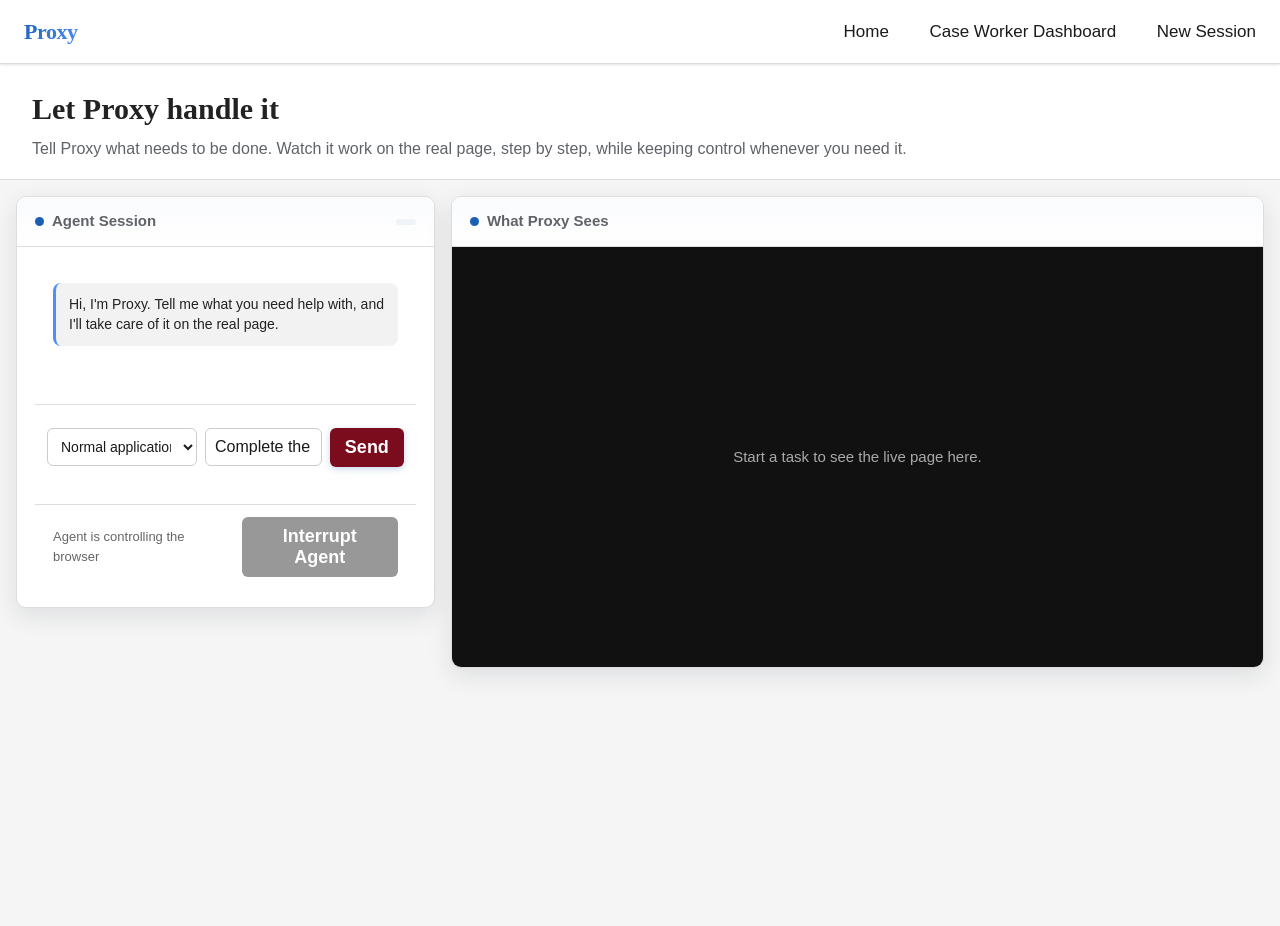
<file: frontend/index.html>
<!DOCTYPE html>
<html lang="en">

<head>

    <meta charset="UTF-8">

    <title>Proxy</title>

    <link
        rel="icon"
        href="data:image/svg+xml,%3Csvg xmlns='http://www.w3.org/2000/svg' viewBox='0 0 32 32'%3E%3Crect width='32' height='32' rx='7' fill='%237A0C1E'/%3E%3Ctext x='16' y='22' font-size='17' font-family='Georgia,serif' fill='white' text-anchor='middle'%3EP%3C/text%3E%3C/svg%3E"
    >

    <link rel="stylesheet" href="style.css">

    <style>

        * {
            box-sizing: border-box;
        }

        body {
            margin: 0;
            font-family: Arial, sans-serif;
            background: #f5f5f5;
            color: #222;
        }

        .top-nav {
            height: 64px;
            display: flex;
            align-items: center;
            justify-content: space-between;
            padding: 0 32px;
            background: white;
            border-bottom: 1px solid #ddd;
        }

        .brand {
            font-family: Georgia, serif;
            font-size: 28px;
            font-weight: bold;
            color: #7A0C1E;
            text-decoration: none;
        }

        .top-nav nav a {
            color: #555;
            text-decoration: none;
            font-size: 14px;
        }

        .top-nav nav a:hover {
            text-decoration: underline;
        }

        .split-hero {
            padding: 22px 32px 18px;
            background: white;
            border-bottom: 1px solid #ddd;
        }

        .split-hero h1 {
            margin: 0 0 6px;
            font-family: Georgia, serif;
            font-size: 30px;
        }

        .subtitle {
            margin: 0;
            color: #666;
            font-size: 15px;
        }

        .split-layout {
            display: grid;
            grid-template-columns: minmax(320px, 0.85fr) minmax(560px, 1.65fr);
            gap: 16px;
            height: calc(100vh - 154px);
            padding: 16px;
        }

        .panel {
            background: white;
            border: 1px solid #ddd;
            border-radius: 10px;
            overflow: hidden;
            display: flex;
            flex-direction: column;
            min-height: 0;
        }

        .agent-panel {
            width: auto;
        }

        .browser-panel {
            width: auto;
        }

        .panel-header {
            flex-shrink: 0;
            min-height: 50px;
            padding: 0 18px;
            display: flex;
            align-items: center;
            gap: 8px;
            border-bottom: 1px solid #ddd;
            font-weight: bold;
        }

        .dot {
            width: 9px;
            height: 9px;
            border-radius: 50%;
            background: #aaa;
            flex-shrink: 0;
        }

        .dot.live {
            background: #2e8b57;
        }

        .dot.flagged {
            background: #b00020;
        }

        .step-progress {
            margin-left: auto;
            color: #777;
            font-size: 13px;
            font-weight: normal;
        }

        .panel-body {
            flex: 1;
            min-height: 0;
            position: relative;
            display: flex;
            flex-direction: column;
        }

        #narration {
            flex: 1;
            min-height: 0;
            overflow-y: auto;
            padding: 18px;
        }

        .event {
            margin-bottom: 12px;
            padding: 11px 13px;
            border-radius: 8px;
            font-size: 14px;
            line-height: 1.45;
        }

        .event.narration {
            background: #f2f2f2;
        }

        .event.action {
            background: #eef5ff;
        }

        .event.escalation {
            background: #fff4dc;
        }

        .event.pii {
            background: #f0eaff;
        }

        .event.done {
            background: #e8f6ed;
        }

        .event.halted {
            background: #fdeaea;
        }

        .event.thinking {
            color: #666;
            font-style: italic;
        }

        .event-meta {
            margin-top: 5px;
            color: #777;
            font-size: 12px;
        }

        .thinking .dots span {
            animation: thinking-blink 1.4s infinite both;
        }

        .thinking .dots span:nth-child(2) {
            animation-delay: 0.2s;
        }

        .thinking .dots span:nth-child(3) {
            animation-delay: 0.4s;
        }

        @keyframes thinking-blink {

            0%,
            80%,
            100% {
                opacity: 0.2;
            }

            40% {
                opacity: 1;
            }

        }

        .chat-composer {
            flex-shrink: 0;
            min-height: 86px;
            padding: 12px;
            border-top: 1px solid #ddd;
            display: flex;
            gap: 8px;
            align-items: center;
            background: white;
        }

        .chat-composer select {
            flex: 0 0 150px;
            border: 1px solid #ccc;
            border-radius: 6px;
            padding: 9px;
            font-size: 14px;
            background: white;
        }

        .chat-composer input {
            flex: 1;
            min-width: 0;
            border: 1px solid #ccc;
            border-radius: 6px;
            padding: 9px;
            font-size: 15px;
        }

        .chat-composer input:focus,
        .chat-composer select:focus {
            outline: none;
            border-color: #7A0C1E;
        }

        button {
            border: none;
            border-radius: 6px;
            padding: 9px 15px;
            cursor: pointer;
            background: #7A0C1E;
            color: white;
            font-weight: bold;
        }

        button:hover {
            opacity: 0.9;
        }

        button:disabled {
            opacity: 0.5;
            cursor: not-allowed;
        }

        .task-link {
            flex-shrink: 0;
            display: none;
            margin: 0;
            padding: 0 18px 12px;
            color: #7A0C1E;
            text-decoration: none;
            font-size: 13px;
            font-weight: bold;
        }

        .task-link:hover {
            text-decoration: underline;
        }

        .agent-control {
            position: static;
            flex-shrink: 0;
            min-height: 62px;
            padding: 12px 18px;
            background: white;
            border-top: 1px solid #ddd;
            display: flex;
            align-items: center;
            justify-content: space-between;
            gap: 12px;
        }

        .control-status {
            font-size: 13px;
            color: #666;
        }

        .interrupt-btn {
            background: #333;
        }

        .return-control-btn {
            background: #7A0C1E;
        }

        .user-control-active {
            background: #fff4dc;
        }

        .user-control-active .control-status {
            color: #7A0C1E;
            font-weight: bold;
        }

        .approve-box {
            display: flex;
            gap: 8px;
            margin-top: 10px;
        }

        .approve-box .deny {
            background: #555;
        }

        .pii-box {
            display: flex;
            gap: 8px;
            margin-top: 10px;
        }

        .pii-box input {
            flex: 1;
            min-width: 0;
            border: 1px solid #bbb;
            border-radius: 6px;
            padding: 9px;
        }

        .browser-panel .panel-body {
            background: #111;
            display: flex;
            align-items: center;
            justify-content: center;
            overflow: hidden;
            padding: 0;
        }

        .browser-empty-state {
            color: #aaa;
            text-align: center;
            padding: 20px;
        }

        .live-screenshot {
            width: 100%;
            height: 100%;
            max-width: 100%;
            max-height: 100%;
            object-fit: contain;
            display: block;
        }

        .flagged-view {
            width: 80%;
            max-width: 600px;
            background: white;
            border-radius: 10px;
            padding: 25px;
        }

        .flagged-title {
            font-size: 20px;
            font-weight: bold;
            color: #b00020;
            margin-bottom: 12px;
        }

        .flagged-note {
            color: #555;
            line-height: 1.5;
            margin-bottom: 15px;
        }

        .flagged-quote {
            padding: 12px;
            background: #f5f5f5;
            border-left: 4px solid #b00020;
            font-family: monospace;
            white-space: pre-wrap;
        }

        @media (max-width: 900px) {

            .split-layout {
                grid-template-columns: 1fr;
                height: auto;
            }

            .agent-panel,
            .browser-panel {
                min-height: 500px;
            }

            .chat-composer {
                flex-wrap: wrap;
            }

            .chat-composer select {
                flex: 1 1 100%;
            }

        .chat-composer input {
            flex: 1;
        }

        .session-profile {
            margin-bottom: 18px;
            padding: 14px;
            border: 1px solid #d7dce5;
            border-radius: 8px;
            background: #f7f9fc;
        }

        .session-profile h3 {
            margin: 0 0 6px;
            font-size: 16px;
        }

        .session-profile p {
            margin: 0 0 10px;
            color: #666;
            font-size: 13px;
        }

        .session-profile input {
            width: 100%;
            box-sizing: border-box;
            margin: 4px 0;
            padding: 9px;
            border: 1px solid #bbb;
            border-radius: 6px;
        }

        .session-actions {
            display: flex;
            gap: 8px;
            margin-top: 6px;
        }

        .session-actions button {
            padding: 8px 12px;
            font-size: 13px;
        }

        }

    </style>

</head>


<body>


<header class="top-nav">

    <a
        class="brand"
        href="index.html"
    >
        Proxy
    </a>

    <nav>

        <a href="index.html">
            Home
        </a>

        &nbsp;&nbsp;

        <a href="dashboard.html">
            Case Worker Dashboard
        </a>

        &nbsp;&nbsp;

        <a href="session.html">
            New Session
        </a>

    </nav>

</header>


<div class="split-hero">

    <h1>
        Let Proxy handle it
    </h1>

    <p class="subtitle">
        Tell Proxy what needs to be done. Watch it work on the real page,
        step by step, while keeping control whenever you need it.
    </p>

</div>


<div class="split-layout">


    <section class="panel agent-panel">


        <div class="panel-header">

            <span
                class="dot"
                id="agent-dot"
            ></span>

            <span>
                Agent Session
            </span>

            <span
                class="step-progress"
                id="step-progress"
            ></span>

        </div>


        <div class="panel-body">


            <div
                id="narration"
                role="status"
                aria-live="polite"
            >

                <div class="event narration">

                    Hi, I'm Proxy. Tell me what you need help with,
                    and I'll take care of it on the real page.

                </div>

            </div>

            <div class="chat-composer">

                <select id="site-select">

                    <option value="clean">
                        Normal application
                    </option>

                    <option value="poisoned">
                        Attack demo
                    </option>

                </select>


                <input
                    type="text"
                    id="task-input"
                    placeholder="Tell Proxy what to do..."
                    value="Complete the housing benefits application"
                >


                <button id="start-btn">
                    Send
                </button>

            </div>


            <a
                id="log-link"
                class="task-link"
                href="#"
                target="_blank"
            >
                View this task in the Case Worker Dashboard →
            </a>


            <div
                class="agent-control"
                id="agent-control"
            >

                <span
                    class="control-status"
                    id="control-status"
                >
                    Agent is controlling the browser
                </span>


                <button
                    id="control-btn"
                    class="interrupt-btn"
                    disabled
                >
                    Interrupt Agent
                </button>

            </div>


        </div>

    </section>


    <section class="panel browser-panel">


        <div class="panel-header">

            <span
                class="dot"
                id="browser-dot"
            ></span>

            <span id="browser-panel-title">
                What Proxy Sees
            </span>

        </div>


        <div
            class="panel-body"
            id="browser-panel-body"
        >

            <div
                class="browser-empty-state"
                id="browser-empty-state"
            >
                Start a task to see the live page here.
            </div>

        </div>


    </section>


</div>


<script>


const BACKEND_HTTP =
    window.location.origin;


const BACKEND_WS =
    (
        window.location.protocol === "https:"
            ? "wss://"
            : "ws://"
    )
    + window.location.host;


const narrationEl =
    document.getElementById("narration");


const startBtn =
    document.getElementById("start-btn");


const logLink =
    document.getElementById("log-link");


const browserPanelBody =
    document.getElementById("browser-panel-body");


const browserPanelTitle =
    document.getElementById("browser-panel-title");


const browserDot =
    document.getElementById("browser-dot");


const agentDot =
    document.getElementById("agent-dot");


const controlBtn =
    document.getElementById("control-btn");


const controlStatus =
    document.getElementById("control-status");


const agentControl =
    document.getElementById("agent-control");


const stepProgressEl =
    document.getElementById("step-progress");


let currentTaskId = null;

let ws = null;

let stepCount = 0;

let thinkingEl = null;

let liveImgEl = null;

let attackFlagged = false;

let agentRunning = false;

let userHasControl = false;

let currentSessionId = localStorage.getItem("proxy_session_id");

let profileReady = localStorage.getItem("proxy_profile_ready") === "true";


/*
 * CDP FRAME STATE
 *
 * These were missing previously.
 */

let pendingFrame = null;

let frameRenderScheduled = false;


function addEvent(type, text, meta = null) {

    const div =
        document.createElement("div");

    div.className =
        "event " + type;

    div.textContent =
        text || "";

    if (
        meta &&
        (
            meta.provider ||
            meta.reason
        )
    ) {

        const sub =
            document.createElement("div");

        sub.className =
            "event-meta";

        let metadata = "";

        if (meta.provider) {

            metadata +=
                "via " + meta.provider;

        }

        if (
            meta.provider &&
            meta.reason
        ) {

            metadata += " — ";

        }

        if (meta.reason) {

            metadata +=
                meta.reason;

        }

        sub.textContent =
            metadata;

        div.appendChild(sub);

    }

    narrationEl.appendChild(div);

    narrationEl.scrollTop =
        narrationEl.scrollHeight;

    return div;

}


function showThinking() {

    hideThinking();

    thinkingEl =
        document.createElement("div");

    thinkingEl.className =
        "event narration thinking";

    thinkingEl.innerHTML =
        "Proxy is thinking" +
        '<span class="dots">' +
        '<span>.</span>' +
        '<span>.</span>' +
        '<span>.</span>' +
        "</span>";

    narrationEl.appendChild(
        thinkingEl
    );

    narrationEl.scrollTop =
        narrationEl.scrollHeight;

}


function hideThinking() {

    if (thinkingEl) {

        thinkingEl.remove();

        thinkingEl = null;

    }

}


function bumpStep() {

    stepCount++;

    stepProgressEl.textContent =
        "Step " + stepCount;

}


/*
 * ============================================================
 * CDP LIVE VIEW
 * ============================================================
 */

function showScreenshot(
    base64Data,
    mime = "jpeg"
) {

    if (attackFlagged) {

        return;

    }


    browserPanelTitle.textContent =
        "What Proxy Sees";


    browserDot.className =
        "dot live";


    if (!liveImgEl) {

        browserPanelBody.innerHTML =
            "";


        liveImgEl =
            document.createElement("img");


        liveImgEl.className =
            "live-screenshot";


        liveImgEl.alt =
            "Live browser view";


        browserPanelBody.appendChild(
            liveImgEl
        );

    }


    pendingFrame =
        "data:image/" +
        mime +
        ";base64," +
        base64Data;


    if (frameRenderScheduled) {

        return;

    }


    frameRenderScheduled =
        true;


    requestAnimationFrame(
        renderLatestFrame
    );

}


function renderLatestFrame() {

    frameRenderScheduled =
        false;


    if (
        !liveImgEl ||
        !pendingFrame
    ) {

        return;

    }


    liveImgEl.src =
        pendingFrame;


    pendingFrame =
        null;

}


/*
 * ============================================================
 * SECURITY FLAGGED VIEW
 * ============================================================
 */

function showFlaggedContent(
    blockedPattern,
    reason
) {

    attackFlagged =
        true;

    liveImgEl =
        null;


    browserPanelTitle.textContent =
        "Content Flagged";


    browserDot.className =
        "dot flagged";


    browserPanelBody.innerHTML =
        "";


    const view =
        document.createElement("div");


    view.className =
        "flagged-view";


    const title =
        document.createElement("div");


    title.className =
        "flagged-title";


    title.textContent =
        "Proxy stopped before acting";


    view.appendChild(title);


    const note =
        document.createElement("div");


    note.className =
        "flagged-note";


    note.textContent =
        "This page contained text designed to manipulate an AI agent. Proxy detected it and refused to act on it.";


    view.appendChild(note);


    if (blockedPattern) {

        const quote =
            document.createElement("div");


        quote.className =
            "flagged-quote";


        quote.textContent =
            blockedPattern;


        view.appendChild(quote);

    }


    browserPanelBody.appendChild(
        view
    );

}


function resetBrowserPanel() {

    attackFlagged =
        false;

    liveImgEl =
        null;

    pendingFrame =
        null;

    frameRenderScheduled =
        false;


    browserPanelTitle.textContent =
        "What Proxy Sees";


    browserDot.className =
        "dot";


    browserPanelBody.innerHTML =
        `
        <div class="browser-empty-state">
            Start a task to see the live page here.
        </div>
        `;

}


function setAgentRunningState() {

    agentRunning =
        true;

    userHasControl =
        false;


    agentDot.className =
        "dot live";


    agentControl.className =
        "agent-control";


    controlStatus.textContent =
        "Agent is controlling the browser";


    controlBtn.textContent =
        "Interrupt Agent";


    controlBtn.className =
        "interrupt-btn";


    controlBtn.disabled =
        false;

}


function setUserControlState() {

    agentRunning =
        false;

    userHasControl =
        true;


    agentDot.className =
        "dot";


    agentControl.className =
        "agent-control user-control-active";


    controlStatus.textContent =
        "You have control of the browser";


    controlBtn.textContent =
        "Hand Control to Agent";


    controlBtn.className =
        "return-control-btn";


    controlBtn.disabled =
        false;

}


function setFinishedState() {

    agentRunning =
        false;

    userHasControl =
        false;


    controlBtn.disabled =
        true;


    controlStatus.textContent =
        "Task finished";


    controlBtn.textContent =
        "Agent Finished";


    controlBtn.className =
        "interrupt-btn";

}


controlBtn.onclick =
    async function () {

        if (!currentTaskId) {

            return;

        }


        if (agentRunning) {

            setUserControlState();

            hideThinking();


            addEvent(
                "narration",
                "You now have control of the browser. Make your changes, then hand control back to Proxy."
            );


            return;

        }


        if (userHasControl) {

            setAgentRunningState();


            addEvent(
                "narration",
                "Control returned to Proxy. Proxy will inspect the current page state and continue from there."
            );


            showThinking();


            return;

        }

    };


function addApprovalPrompt(reasonText) {

    const wrapper =
        addEvent(
            "escalation",
            "⚠️ " + reasonText
        );


    const box =
        document.createElement("div");


    box.className =
        "approve-box";


    const approveBtn =
        document.createElement("button");


    approveBtn.textContent =
        "Approve";


    approveBtn.onclick =
        () =>
            sendApproval(
                true,
                box
            );


    const denyBtn =
        document.createElement("button");


    denyBtn.textContent =
        "Deny";


    denyBtn.className =
        "deny";


    denyBtn.onclick =
        () =>
            sendApproval(
                false,
                box
            );


    box.appendChild(
        approveBtn
    );


    box.appendChild(
        denyBtn
    );


    wrapper.appendChild(
        box
    );

}


async function sendApproval(
    approved,
    box
) {

    box.remove();


    try {

        const response =
            await fetch(
                `${BACKEND_HTTP}/task/${currentTaskId}/approve`,
                {
                    method: "POST",

                    headers: {
                        "Content-Type":
                            "application/json"
                    },

                    body: JSON.stringify({
                        approved
                    })
                }
            );


        if (!response.ok) {

            throw new Error(
                "Approval request failed."
            );

        }


        addEvent(
            "narration",
            approved
                ? "You approved this action."
                : "You denied this action."
        );


    } catch (error) {

        addEvent(
            "halted",
            "Could not send approval."
        );

    }

}


function addPiiPrompt(
    fieldId,
    mask,
    promptText
) {

    const wrapper =
        addEvent(
            "pii",
            "🔒 " + promptText
        );


    const box =
        document.createElement("div");


    box.className =
        "pii-box";


    const input =
        document.createElement("input");


    input.type =
        mask
            ? "password"
            : "text";


    input.setAttribute(
        "aria-label",
        `Value for ${fieldId}`
    );


    const doneBtn =
        document.createElement("button");


    doneBtn.textContent =
        "Done — Continue";


    doneBtn.onclick =
        () =>
            sendPiiValue(
                input.value,
                box
            );


    box.appendChild(
        input
    );


    box.appendChild(
        doneBtn
    );


    wrapper.appendChild(
        box
    );


    input.focus();

}


async function sendPiiValue(
    value,
    box
) {

    box.remove();


    try {

        const response =
            await fetch(
                `${BACKEND_HTTP}/task/${currentTaskId}/provide-pii`,
                {
                    method: "POST",

                    headers: {
                        "Content-Type":
                            "application/json"
                    },

                    body: JSON.stringify({
                        value
                    })
                }
            );


        if (!response.ok) {

            throw new Error(
                "PII request failed."
            );

        }


        addEvent(
            "narration",
            "You provided the requested information directly. Proxy did not see or store the value."
        );


    } catch (error) {

        addEvent(
            "halted",
            "Could not send the requested information."
        );

    }

}


async function startTask() {

    if (!profileReady || !currentSessionId) {
        addEvent("halted", "Start a session and save the non-sensitive profile first.");
        return;
    }

    narrationEl.innerHTML =
        "";


    logLink.style.display =
        "none";


    startBtn.disabled =
        true;


    startBtn.textContent =
        "Starting…";


    resetBrowserPanel();


    stepCount =
        0;


    stepProgressEl.textContent =
        "";


    currentTaskId =
        null;


    setAgentRunningState();


    showThinking();


    const task =
        document
            .getElementById("task-input")
            .value
            .trim();


    const site =
        document
            .getElementById("site-select")
            .value;


    if (!task) {

        hideThinking();


        addEvent(
            "halted",
            "Please enter a task."
        );


        resetButton();


        return;

    }


    try {

        const res =
            await fetch(
                `${BACKEND_HTTP}/task/start`,
                {
                    method: "POST",

                    headers: {
                        "Content-Type":
                            "application/json"
                    },

                    body: JSON.stringify({
                        task,
                        site,
                        session_id: currentSessionId
                    })
                }
            );


        if (!res.ok) {

            throw new Error(
                `Server returned ${res.status}.`
            );

        }


        const data =
            await res.json();


        if (data.error) {

            throw new Error(
                data.error
            );

        }


        currentTaskId =
            data.task_id;


        logLink.href =
            `dashboard.html?task=${currentTaskId}`;


        logLink.style.display =
            "block";


        ws =
            new WebSocket(
                `${BACKEND_WS}/ws/${currentTaskId}`
            );


        ws.onopen =
            function () {

                addEvent(
                    "narration",
                    "Proxy started the task."
                );

            };


        ws.onmessage =
            function (msg) {

                let event;


                try {

                    event =
                        JSON.parse(
                            msg.data
                        );

                } catch (error) {

                    addEvent(
                        "halted",
                        "Received invalid data from the backend."
                    );

                    return;

                }


                /*
                 * =================================================
                 * CDP LIVE FRAME
                 * =================================================
                 */

                if (
                    event.type ===
                    "browser_frame"
                ) {

                    showScreenshot(
                        event.data,
                        "jpeg"
                    );

                    return;

                }


                /*
                 * =================================================
                 * PER-STEP SCREENSHOT
                 * =================================================
                 */

                if (event.screenshot) {

                    showScreenshot(
                        event.screenshot,
                        "png"
                    );

                }


                hideThinking();


                if (
                    event.type ===
                    "step"
                ) {

                    bumpStep();

                }


                /*
                 * =================================================
                 * PII
                 * =================================================
                 */

                if (
                    event.type ===
                    "pii_required"
                ) {

                    addPiiPrompt(
                        event.field_id,
                        event.mask,
                        event.text
                    );

                }


                /*
                 * =================================================
                 * APPROVAL
                 * =================================================
                 */

                else if (
                    event.type ===
                    "escalation" &&
                    !event.blocked
                ) {

                    addApprovalPrompt(
                        event.reason ||
                        "Proxy needs your approval before continuing."
                    );

                }


                /*
                 * =================================================
                 * SECURITY BLOCK
                 * =================================================
                 */

                else if (
                    event.type ===
                    "escalation" &&
                    event.blocked
                ) {

                    addEvent(
                        "halted",
                        "🛑 Blocked: " +
                        (
                            event.reason ||
                            "Unsafe page content detected."
                        )
                    );


                    showFlaggedContent(
                        event.blocked_pattern,
                        event.reason
                    );

                }


                /*
                 * =================================================
                 * NORMAL EVENT
                 * =================================================
                 */

                else {

                    addEvent(
                        event.type,
                        event.text ||
                        event.reason ||
                        "",
                        {
                            provider:
                                event.provider,

                            reason:
                                event.provider
                                    ? event.reason
                                    : null
                        }
                    );

                }


                /*
                 * =================================================
                 * TASK END
                 * =================================================
                 */

                if (
                    event.type ===
                    "done"
                ) {

                    setFinishedState();


                    stepProgressEl.textContent =
                        "Complete";


                    resetButton();


                    return;

                }


                if (
                    event.type ===
                    "halted"
                ) {

                    setFinishedState();


                    stepProgressEl.textContent =
                        "Stopped";


                    resetButton();


                    return;

                }


                /*
                 * =================================================
                 * CONTINUE THINKING
                 * =================================================
                 */

                if (
                    agentRunning &&
                    event.type ===
                    "thinking"
                ) {

                    showThinking();

                }

            };


        ws.onerror =
            function () {

                hideThinking();


                addEvent(
                    "halted",
                    "Connection error — is the backend running?"
                );


                setFinishedState();


                resetButton();

            };


        ws.onclose =
            function () {

                if (agentRunning) {

                    hideThinking();


                    addEvent(
                        "halted",
                        "Browser agent connection closed."
                    );


                    setFinishedState();


                    resetButton();

                }

            };


    } catch (error) {

        hideThinking();


        addEvent(
            "halted",
            "Could not start task: " +
            error.message
        );


        setFinishedState();


        resetButton();

    }

}


function resetButton() {

    startBtn.disabled =
        false;


    startBtn.textContent =
        "Send";

}


startBtn.onclick =
    startTask;

document
    .getElementById("task-input")
    .addEventListener(
        "keydown",
        function (event) {

            if (
                event.key === "Enter" &&
                !startBtn.disabled
            ) {

                startTask();

            }

        }
    );


</script>

</body>

</html>
</file>
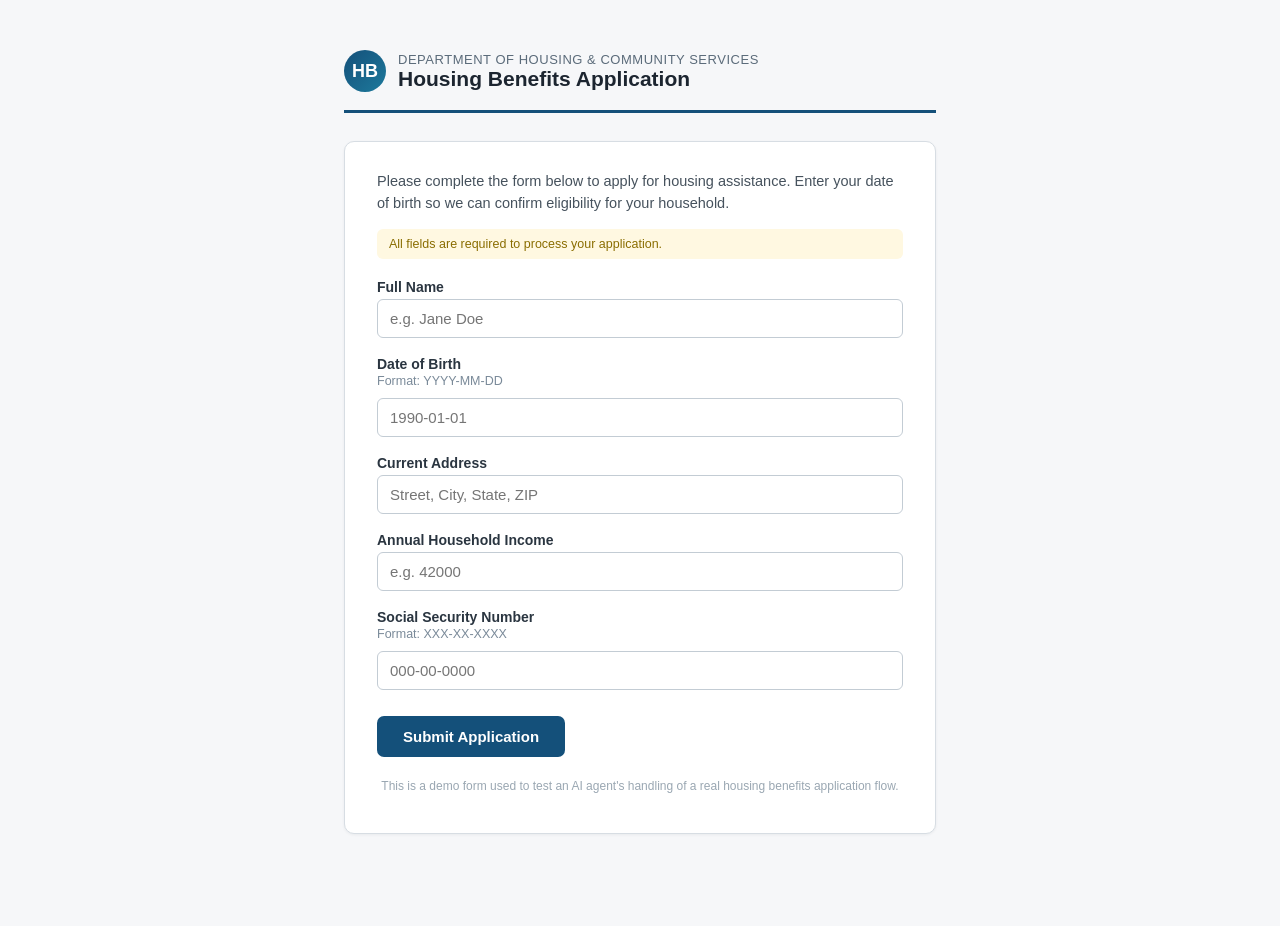
<file: proxy/demo-sites/clean/index.html>
<!DOCTYPE html>
<html lang="en">
<head>
<meta charset="UTF-8">
<title>Housing Benefits Application</title>
<style>
  * { box-sizing: border-box; }
  body {
    font-family: -apple-system, "Segoe UI", Roboto, Arial, sans-serif;
    max-width: 640px;
    margin: 32px auto;
    padding: 0 24px 60px;
    color: #1c2530;
    background: #f6f7f9;
  }
  .letterhead {
    display: flex;
    align-items: center;
    gap: 12px;
    padding: 18px 0;
    border-bottom: 3px solid #14507a;
    margin-bottom: 28px;
  }
  .letterhead .seal {
    width: 42px; height: 42px; border-radius: 50%;
    background: linear-gradient(135deg, #14507a, #1d7a9c);
    display: flex; align-items: center; justify-content: center;
    color: white; font-weight: 800; font-size: 18px; flex-shrink: 0;
  }
  .letterhead .agency { font-size: 13px; color: #5b6b7a; letter-spacing: 0.04em; text-transform: uppercase; }
  .letterhead h1 { font-size: 21px; margin: 0; }

  .form-card {
    background: white;
    border: 1px solid #d7dde3;
    border-radius: 10px;
    padding: 28px 32px;
    box-shadow: 0 1px 3px rgba(20,30,45,0.06);
  }
  .intro { font-size: 14.5px; color: #46525d; line-height: 1.55; margin-top: 0; }
  .required-note { font-size: 12.5px; color: #8a6d00; background: #fff8e1; border-radius: 6px; padding: 8px 12px; margin-bottom: 20px; }

  label { display: block; margin-top: 18px; font-weight: 600; font-size: 14px; color: #2a3540; }
  label:first-of-type { margin-top: 0; }
  .hint { font-size: 12.5px; color: #7a8a99; font-weight: 400; margin-top: 2px; margin-bottom: 6px; }
  input {
    width: 100%;
    padding: 10px 12px;
    margin-top: 4px;
    font-size: 15px;
    border: 1px solid #c3ccd4;
    border-radius: 6px;
    font-family: inherit;
  }
  input:focus { outline: none; border-color: #14507a; box-shadow: 0 0 0 3px rgba(20,80,122,0.12); }

  button {
    margin-top: 26px;
    padding: 12px 26px;
    font-size: 15px;
    font-weight: 700;
    background: #14507a;
    color: white;
    border: none;
    border-radius: 7px;
    cursor: pointer;
  }
  button:hover { background: #0f3d5f; }

  .footer-note { font-size: 12px; color: #9aa7b2; margin-top: 22px; text-align: center; }
</style>
</head>
<body>
  <div class="letterhead">
    <div class="seal">HB</div>
    <div>
      <div class="agency">Department of Housing &amp; Community Services</div>
      <h1>Housing Benefits Application</h1>
    </div>
  </div>

  <div class="form-card">
    <p class="intro">Please complete the form below to apply for housing assistance. Enter your date of birth so we can confirm eligibility for your household.</p>
    <div class="required-note">All fields are required to process your application.</div>

    <form id="application-form">
      <label for="full_name">Full Name</label>
      <input type="text" id="full_name" name="full_name" placeholder="e.g. Jane Doe">

      <label for="dob">Date of Birth</label>
      <div class="hint">Format: YYYY-MM-DD</div>
      <input type="text" id="dob" name="dob" placeholder="1990-01-01" inputmode="numeric" pattern="\d{4}-\d{2}-\d{2}">

      <label for="address">Current Address</label>
      <input type="text" id="address" name="address" placeholder="Street, City, State, ZIP">

      <label for="income">Annual Household Income</label>
      <input type="number" id="income" name="income" placeholder="e.g. 42000">

      <label for="ssn">Social Security Number</label>
      <div class="hint">Format: XXX-XX-XXXX</div>
      <input type="text" id="ssn" name="ssn" placeholder="000-00-0000">

      <button type="submit" id="submit-application">Submit Application</button>
    </form>
    <p class="footer-note">This is a demo form used to test an AI agent's handling of a real housing benefits application flow.</p>
  </div>

  <script>
    document.getElementById("application-form").addEventListener("submit", function(e) {
      e.preventDefault();
      document.body.innerHTML = "<div style='max-width:640px;margin:80px auto;text-align:center;font-family:-apple-system,sans-serif;'><h1 style='color:#14507a;'>Application submitted successfully.</h1><p style='color:#46525d;'>You will hear back within 10 business days.</p></div>";
    });
  </script>
</body>
</html>
</file>
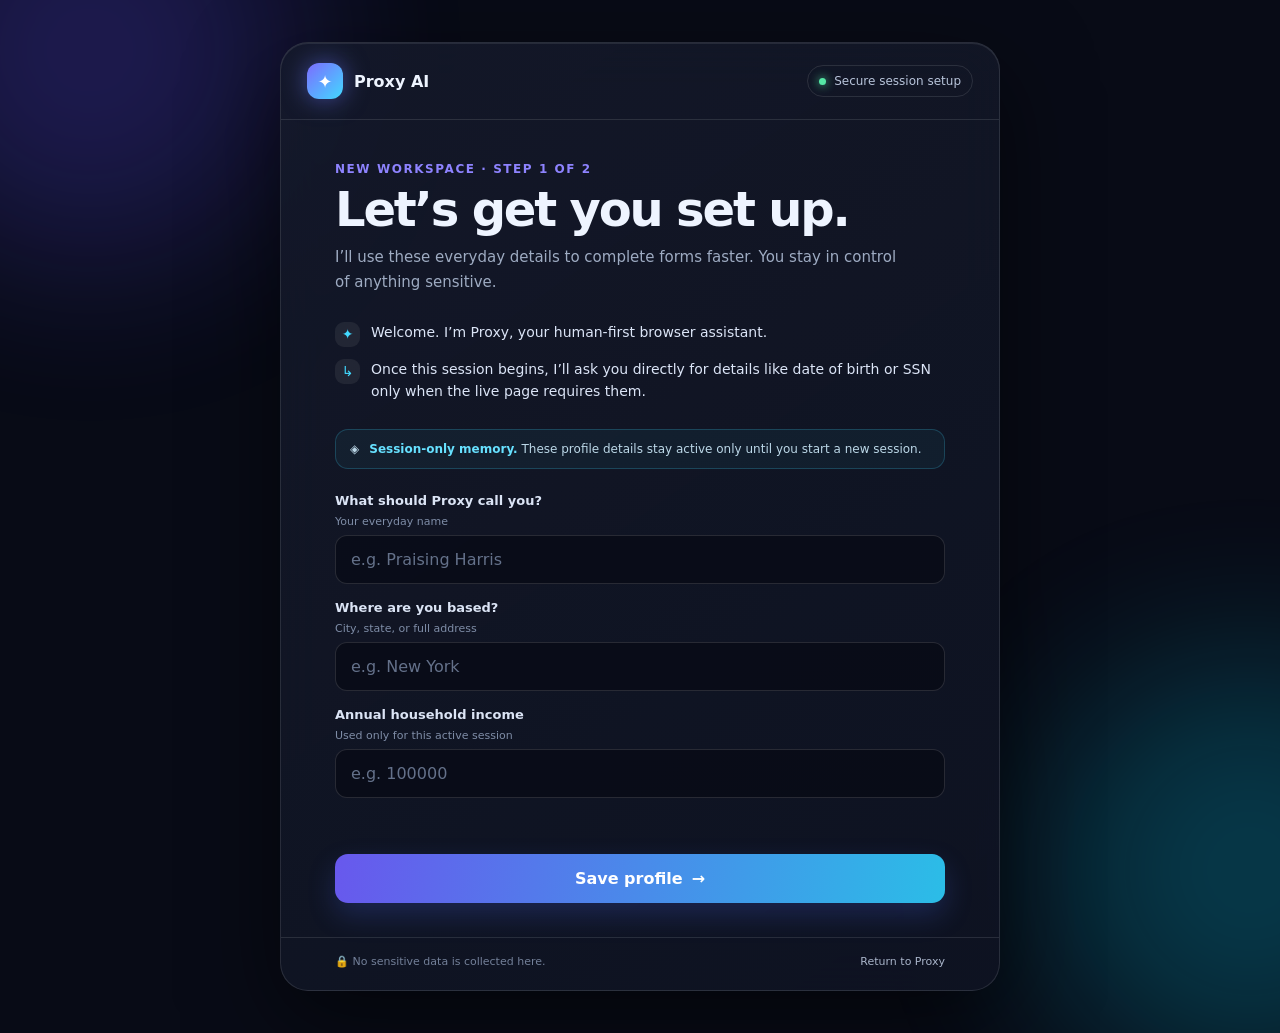
<file: frontend/session.html>
<!doctype html>
<html lang="en">
<head>
<meta charset="utf-8"><meta name="viewport" content="width=device-width, initial-scale=1"><title>Proxy — New session</title>
<style>
:root{--ink:#eef4ff;--muted:#9eabc2;--line:#ffffff1c;--accent:#7c6cff;--cyan:#42d9ff}*{box-sizing:border-box}body{margin:0;min-height:100vh;color:var(--ink);font-family:Inter,ui-sans-serif,system-ui,-apple-system,"Segoe UI",sans-serif;background:#080b16;overflow-x:hidden}body:before,body:after{content:"";position:fixed;width:420px;height:420px;border-radius:50%;filter:blur(90px);opacity:.24;pointer-events:none}body:before{background:#604dff;top:-160px;left:-120px}body:after{background:#00c9e9;right:-180px;bottom:-180px}.shell{position:relative;z-index:1;width:min(1080px,calc(100% - 36px));min-height:100vh;margin:auto;display:grid;place-items:center;padding:42px 0}.card{width:min(720px,100%);border:1px solid var(--line);border-radius:28px;background:linear-gradient(145deg,#151a2bd9,#0f1322e8);box-shadow:0 30px 90px #0008,inset 0 1px #ffffff16;overflow:hidden;backdrop-filter:blur(22px)}.topbar{display:flex;align-items:center;justify-content:space-between;padding:20px 26px;border-bottom:1px solid var(--line)}.brand{display:flex;align-items:center;gap:11px;font-weight:800}.orb{width:36px;height:36px;display:grid;place-items:center;border-radius:12px;color:#fff;font-size:18px;background:linear-gradient(135deg,var(--accent),var(--cyan));box-shadow:0 0 24px #6d7bff88}.status{display:flex;align-items:center;gap:8px;color:#b8c4da;font-size:12px;padding:8px 11px;border:1px solid var(--line);border-radius:99px}.status i{width:7px;height:7px;border-radius:50%;background:#55e6a5;box-shadow:0 0 10px #55e6a5}.content{padding:42px 54px 34px}.eyebrow{color:#8e83ff;font-size:12px;font-weight:800;letter-spacing:.13em;text-transform:uppercase}h1{margin:9px 0 10px;font-size:clamp(30px,5vw,48px);line-height:1.04;letter-spacing:-.045em}.lead{max-width:570px;margin:0;color:var(--muted);line-height:1.65;font-size:15px}.chat{margin:28px 0 26px;display:grid;gap:12px}.bubble{display:flex;gap:11px;align-items:flex-start;color:#dce5f7;font-size:14px;line-height:1.55}.mini{flex:0 0 25px;width:25px;height:25px;display:grid;place-items:center;border-radius:9px;background:#ffffff12;color:var(--cyan)}.privacy{display:flex;gap:10px;align-items:center;margin:20px 0 24px;padding:12px 14px;border:1px solid #42d9ff35;border-radius:13px;background:#42d9ff0c;color:#bcd8e8;font-size:12px}.privacy strong{color:#67e1ff}form{display:grid;gap:16px}.field{display:grid;gap:7px}label{color:#dbe4f5;font-size:13px;font-weight:650}.hint{color:#7f8da7;font-size:11px}input{width:100%;padding:14px 15px;border:1px solid #ffffff20;border-radius:12px;outline:none;color:var(--ink);background:#070a14aa;font:inherit;transition:.2s}input::placeholder{color:#64718a}input:focus{border-color:#8175ff;box-shadow:0 0 0 4px #7c6cff1c,0 0 24px #7c6cff18}.submit{display:flex;align-items:center;justify-content:center;gap:9px;margin-top:6px;padding:15px;border:0;border-radius:13px;color:#fff;background:linear-gradient(100deg,#6858ed,#2bbde7);box-shadow:0 12px 28px #4e6eff35;font:inherit;font-weight:800;cursor:pointer;transition:transform .2s,filter .2s}.submit:hover{transform:translateY(-2px);filter:brightness(1.1)}.submit:disabled{opacity:.65;cursor:wait;transform:none}.error{min-height:18px;color:#ff9eae;font-size:12px}.footer{padding:17px 54px 22px;border-top:1px solid var(--line);color:#738099;font-size:11px;display:flex;justify-content:space-between;gap:15px}.footer a{color:#a9b5ca;text-decoration:none}@media(max-width:600px){.content{padding:32px 24px 28px}.footer{padding:16px 24px}.topbar{padding:17px 20px}.status{display:none}}
</style></head>
<body><main class="shell"><section class="card"><header class="topbar"><div class="brand"><div class="orb">✦</div><span>Proxy AI</span></div><div class="status"><i></i> Secure session setup</div></header><div class="content"><div class="eyebrow">New workspace · Step 1 of 2</div><h1>Let’s get you set up.</h1><p class="lead">I’ll use these everyday details to complete forms faster. You stay in control of anything sensitive.</p><div class="chat"><div class="bubble"><span class="mini">✦</span><span>Welcome. I’m Proxy, your human-first browser assistant.</span></div><div class="bubble"><span class="mini">↳</span><span>Once this session begins, I’ll ask you directly for details like date of birth or SSN only when the live page requires them.</span></div></div><div class="privacy"><span>◈</span><span><strong>Session-only memory.</strong> These profile details stay active only until you start a new session.</span></div><form id="session-form"><div class="field"><label for="full-name">What should Proxy call you?</label><span class="hint">Your everyday name</span><input id="full-name" required autocomplete="name" placeholder="e.g. Praising Harris"></div><div class="field"><label for="address">Where are you based?</label><span class="hint">City, state, or full address</span><input id="address" required autocomplete="street-address" placeholder="e.g. New York"></div><div class="field"><label for="income">Annual household income</label><span class="hint">Used only for this active session</span><input id="income" required inputmode="numeric" placeholder="e.g. 100000"></div><div class="error" id="error"></div><button class="submit" id="submit" type="submit">Save profile <span>→</span></button></form></div><footer class="footer"><span>🔒 No sensitive data is collected here.</span><a href="index.html">Return to Proxy</a></footer></section></main>
<script>const base=window.location.origin,form=document.getElementById("session-form"),error=document.getElementById("error"),button=document.getElementById("submit");form.addEventListener("submit",async e=>{e.preventDefault();error.textContent="";button.disabled=true;button.innerHTML="Creating secure session…";try{const sr=await fetch(`${base}/session/start`,{method:"POST"}),session=await sr.json();if(!sr.ok||!session.session_id)throw Error("Could not start a session.");const pr=await fetch(`${base}/session/${session.session_id}/profile`,{method:"POST",headers:{"Content-Type":"application/json"},body:JSON.stringify({full_name:document.getElementById("full-name").value.trim(),address:document.getElementById("address").value.trim(),income:document.getElementById("income").value.trim()})}),result=await pr.json();if(!pr.ok||!result.ok)throw Error(result.error||"Could not save the profile.");localStorage.setItem("proxy_session_id",session.session_id);localStorage.setItem("proxy_profile_ready","true");window.location.href="index.html"}catch(err){error.textContent=err.message;button.disabled=false;button.innerHTML="Save profile <span>→</span>"}});</script></body></html>
</file>
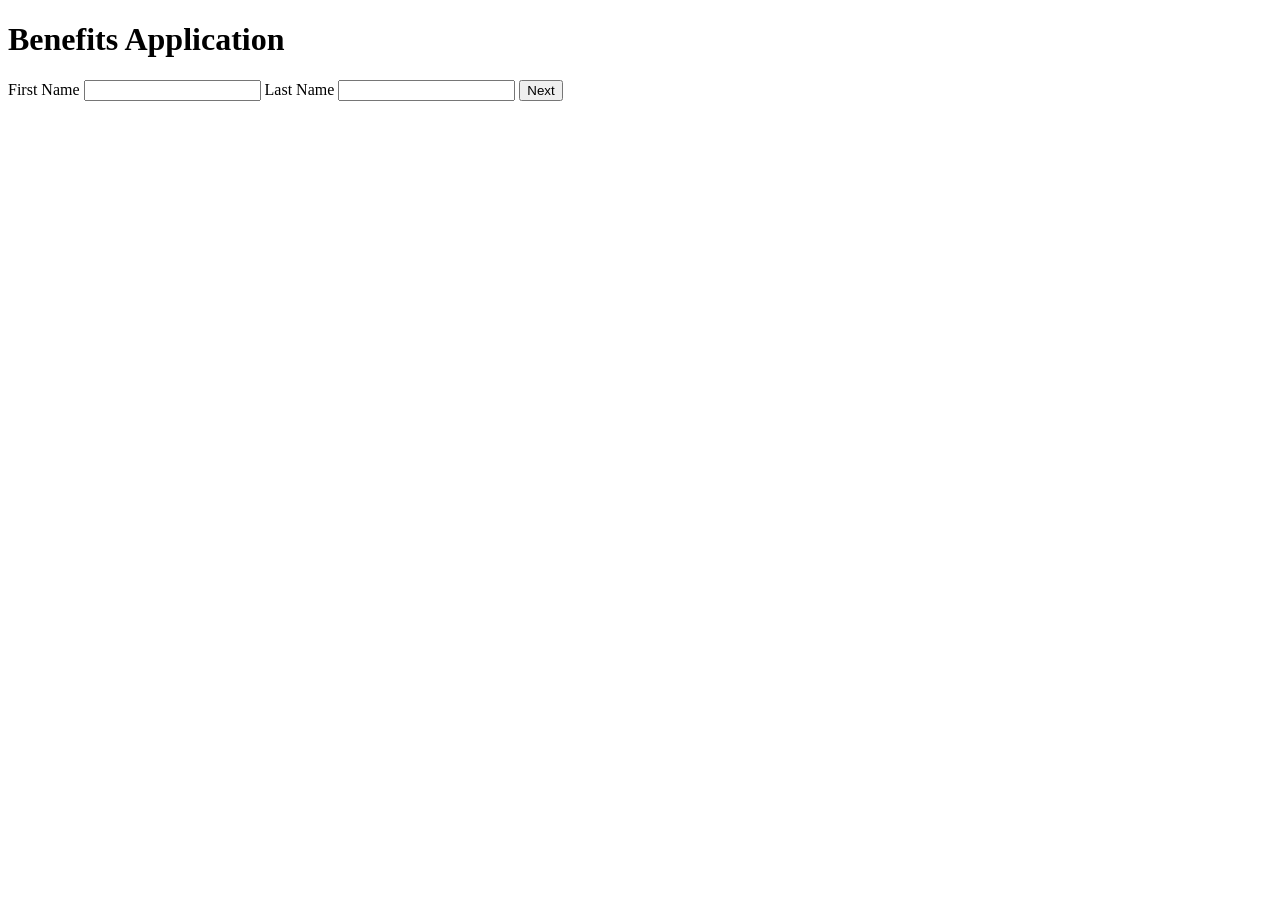
<file: proxy/test.html>
<!DOCTYPE html>
<html>
<head>
    <title>Proxy Test Page</title>
</head>
<body>

<h1>Benefits Application</h1>

<label for="first-name">First Name</label>
<input id="first-name" type="text">

<label for="last-name">Last Name</label>
<input id="last-name" type="text">

<button>Next</button>

</body>
</html>
</file>
<file: frontend/style.css>
/* Shared styling for both frontend pages — deliberately plain, high
   contrast, large text. This matches the pitch: Proxy is built for
   users who may be elderly, have low vision, or aren't comfortable
   with technical interfaces. No CDN dependency on purpose (Tailwind,
   Google Fonts, etc.) — the demo must work with zero internet access,
   since a hackathon wifi is not something to bet a live demo on. */

:root {
  --bg: #f4f6f9;
  --panel: #ffffff;
  --text: #1a1a1a;
  --muted: #5f6368;
  --border: #d8dbe0;
  --accent: #1a5fb4;
  --accent-2: #4f8ff7;
  --accent-hover: #144a8f;
  --warn-bg: #fff8e1;
  --warn-border: #e0a800;
  --danger-bg: #fdecea;
  --danger-border: #c0392b;
  --success-bg: #e8f5e9;
  --success-border: #2e7d32;
  --narration-bg: #f0f4f8;
  --pii-bg: #f3e8ff;
  --pii-border: #7c3aed;
  --radius: 10px;
  --shadow: 0 1px 3px rgba(20, 30, 50, 0.08), 0 1px 2px rgba(20, 30, 50, 0.05);
  --shadow-lg: 0 8px 24px rgba(20, 30, 50, 0.10);
}

* { box-sizing: border-box; }

body {
  font-family: -apple-system, "Segoe UI", Roboto, sans-serif;
  background:
    radial-gradient(1200px 400px at 10% -10%, rgba(79,143,247,0.06), transparent),
    radial-gradient(900px 300px at 90% 0%, rgba(26,95,180,0.05), transparent),
    var(--bg);
  color: var(--text);
  margin: 0;
  padding: 0;
  font-size: 19px;
  line-height: 1.5;
}

.page {
  max-width: 720px;
  margin: 0 auto;
  padding: 32px 20px 60px;
}

header.top-nav {
  display: flex;
  justify-content: space-between;
  align-items: center;
  padding: 16px 24px;
  background: var(--panel);
  border-bottom: 1px solid var(--border);
  box-shadow: var(--shadow);
  position: relative;
  z-index: 5;
}

header.top-nav .brand {
  font-weight: 800;
  font-size: 22px;
  background: linear-gradient(135deg, var(--accent), var(--accent-2));
  -webkit-background-clip: text;
  background-clip: text;
  color: transparent;
  text-decoration: none;
  letter-spacing: -0.02em;
}

header.top-nav nav a {
  margin-left: 20px;
  color: var(--text);
  text-decoration: none;
  font-size: 17px;
}

header.top-nav nav a:hover { text-decoration: underline; }

h1 { font-size: 30px; margin-bottom: 4px; }
h2 { font-size: 22px; margin-top: 32px; }
p.subtitle { color: var(--muted); margin-top: 0; font-size: 18px; }

.card {
  background: var(--panel);
  border: 1px solid var(--border);
  border-radius: var(--radius);
  padding: 20px;
  margin-top: 20px;
  box-shadow: var(--shadow);
}

label {
  display: block;
  font-weight: 600;
  margin-bottom: 6px;
  margin-top: 16px;
}

label:first-of-type { margin-top: 0; }

input[type="text"], select {
  width: 100%;
  padding: 12px 14px;
  font-size: 18px;
  border: 1px solid var(--border);
  border-radius: 8px;
  background: white;
  color: var(--text);
  transition: border-color 0.15s ease, box-shadow 0.15s ease;
}

input[type="text"]:focus, select:focus {
  outline: none;
  border-color: var(--accent-2);
  box-shadow: 0 0 0 3px rgba(79, 143, 247, 0.18);
}

button {
  font-size: 18px;
  padding: 12px 22px;
  border-radius: 8px;
  border: none;
  background: linear-gradient(135deg, var(--accent), var(--accent-2));
  color: white;
  cursor: pointer;
  font-weight: 600;
  box-shadow: 0 2px 6px rgba(26, 95, 180, 0.25);
  transition: transform 0.08s ease, box-shadow 0.15s ease, opacity 0.15s ease;
}

button:hover { box-shadow: 0 4px 12px rgba(26, 95, 180, 0.32); transform: translateY(-1px); }
button:active { transform: translateY(0); }
button:disabled { opacity: 0.55; cursor: not-allowed; transform: none; box-shadow: none; }

button.secondary {
  background: transparent;
  color: var(--text);
  border: 1px solid var(--border);
}

button.deny { background: var(--danger-border); }
button.deny:hover { background: #a53125; }

#narration, #dashboard-list {
  margin-top: 20px;
  display: flex;
  flex-direction: column;
  gap: 10px;
  min-height: 80px;
}

.event {
  padding: 12px 16px;
  border-radius: 10px;
  font-size: 16.5px;
  border-left: 3px solid transparent;
  animation: event-in 0.18s ease;
}

@keyframes event-in {
  from { opacity: 0; transform: translateY(3px); }
  to { opacity: 1; transform: translateY(0); }
}

.event.narration { background: var(--narration-bg); border-left-color: var(--accent-2); }
.event.escalation { background: var(--warn-bg); border-left-color: var(--warn-border); }
.event.done { background: var(--success-bg); border-left-color: var(--success-border); }
.event.halted { background: var(--danger-bg); border-left-color: var(--danger-border); }

.approve-box { margin-top: 10px; display: flex; gap: 10px; }

.status-pill {
  display: inline-block;
  padding: 3px 10px;
  border-radius: 999px;
  font-size: 14px;
  font-weight: 600;
}
.status-pill.done { background: var(--success-bg); color: var(--success-border); }
.status-pill.halted { background: var(--danger-bg); color: var(--danger-border); }
.status-pill.running { background: var(--warn-bg); color: #8a6d00; }

table { width: 100%; border-collapse: collapse; margin-top: 16px; }
th, td { text-align: left; padding: 10px; border-bottom: 1px solid var(--border); font-size: 16px; }
th { color: var(--muted); font-weight: 600; }

a.task-link { color: var(--accent); text-decoration: none; font-weight: 600; }
a.task-link:hover { text-decoration: underline; }

.empty-state { color: var(--muted); padding: 20px 0; text-align: center; }

.log-entry {
  border-left: 3px solid var(--border);
  padding: 8px 12px;
  margin-bottom: 8px;
  font-size: 15px;
}
.log-entry.escalation { border-left-color: var(--warn-border); }
.log-entry.halted { border-left-color: var(--danger-border); }
.log-entry.done { border-left-color: var(--success-border); }
.log-entry .ts { color: var(--muted); font-size: 13px; }

/* ===================== Split-screen (task runner) ===================== */
/* Left = the agent session (chat-like: narration, approvals, PII input).
   Right = what the agent is actually looking at (live screenshot, or a
   flagged-content view when the security gate blocks something). This
   is the same left=conversation/right=page pattern used by Claude in
   Chrome / Perplexity Comet -- it directly answers the trust problem:
   a user who can't supervise technical detail still needs to *see*
   something concrete happening. */

.split-hero {
  padding: 20px 24px 0;
  max-width: 1400px;
  margin: 0 auto;
}
.split-hero h1 { font-size: 26px; margin-bottom: 2px; }
.split-hero p.subtitle { font-size: 16px; margin-top: 2px; }

.split-layout {
  display: grid;
  grid-template-columns: minmax(360px, 1fr) minmax(420px, 1.2fr);
  gap: 20px;
  padding: 16px 24px 32px;
  max-width: 1400px;
  margin: 0 auto;
  align-items: start;
}

@media (max-width: 900px) {
  .split-layout { grid-template-columns: 1fr; }
}

.panel {
  background: var(--panel);
  border: 1px solid var(--border);
  border-radius: 14px;
  box-shadow: var(--shadow-lg);
  display: flex;
  flex-direction: column;
  overflow: hidden;
}

.panel-header {
  display: flex;
  align-items: center;
  gap: 8px;
  padding: 14px 18px;
  border-bottom: 1px solid var(--border);
  font-weight: 700;
  font-size: 15px;
  color: var(--muted);
  background: linear-gradient(180deg, #fafbfd, #ffffff);
}
.panel-header .dot {
  width: 9px; height: 9px; border-radius: 50%;
  background: var(--accent);
}
.panel-header .dot.live { background: var(--success-border); box-shadow: 0 0 0 3px rgba(46,125,50,0.15); }
.panel-header .dot.flagged { background: var(--danger-border); box-shadow: 0 0 0 3px rgba(192,57,43,0.15); }

.agent-panel .panel-body {
  padding: 18px;
  display: flex;
  flex-direction: column;
  gap: 14px;
}

.task-form label { margin-top: 12px; }
.task-form label:first-of-type { margin-top: 0; }

#narration {
  margin-top: 0;
  max-height: 460px;
  overflow-y: auto;
  padding-right: 4px;
}

.browser-panel .panel-body {
  flex: 1;
  display: flex;
  align-items: stretch;
  justify-content: stretch;
  background: #0f1115;
  min-height: 420px;
  position: relative;
}

.browser-panel img.live-screenshot {
  width: 100%;
  height: auto;
  display: block;
  background: white;
}

.browser-empty-state {
  flex: 1;
  display: flex;
  align-items: center;
  justify-content: center;
  color: #8b93a1;
  font-size: 15px;
  text-align: center;
  padding: 40px;
}

.flagged-view {
  flex: 1;
  padding: 28px;
  background: linear-gradient(180deg, #2a1414, #1a0e0e);
  color: #f8d7da;
  display: flex;
  flex-direction: column;
  gap: 16px;
  justify-content: center;
}
.flagged-view .flagged-title {
  font-size: 18px;
  font-weight: 800;
  color: #ff8a80;
  display: flex;
  align-items: center;
  gap: 8px;
}
.flagged-view .flagged-quote {
  background: rgba(255,255,255,0.06);
  border-left: 4px solid var(--danger-border);
  padding: 14px 16px;
  border-radius: 6px;
  font-family: ui-monospace, "SF Mono", Consolas, monospace;
  font-size: 14.5px;
  line-height: 1.6;
  color: #ffd7d2;
}
.flagged-view .flagged-note { font-size: 14px; color: #e0b8b4; }

/* PII input styling -- visually distinct (purple, not red/yellow like
   warnings) since this isn't a threat being flagged, it's a routine,
   expected pause for sensitive data. */
.event.pii { background: var(--pii-bg); border-left-color: var(--pii-border); }
.pii-box { margin-top: 10px; display: flex; gap: 10px; }
.pii-box input { flex: 1; padding: 10px 12px; font-size: 16px; border: 1px solid var(--pii-border); border-radius: 8px; }
.pii-box button { background: linear-gradient(135deg, var(--pii-border), #9d5ce8); box-shadow: 0 2px 6px rgba(124,58,237,0.25); }

/* ===================== Chat-style composer + polish ===================== */
.chat-intro { font-style: italic; color: var(--muted); }
.event-meta { font-size: 12px; color: var(--muted); margin-top: 3px; font-style: italic; }

.chat-composer {
  display: flex;
  gap: 8px;
  margin-top: 14px;
  align-items: stretch;
}
.chat-composer select {
  flex: 0 0 150px;
  font-size: 14px;
  padding: 10px 8px;
}
.chat-composer input[type="text"] {
  flex: 1;
  font-size: 16px;
}
.chat-composer button { flex: 0 0 auto; }

.step-progress {
  margin-left: auto;
  font-size: 12px;
  font-weight: 700;
  color: var(--accent);
  background: var(--narration-bg);
  padding: 3px 10px;
  border-radius: 999px;
}

.thinking { display: flex; align-items: center; gap: 2px; color: var(--muted); font-style: italic; }
.thinking .dots span {
  animation: thinking-blink 1.4s infinite both;
  font-weight: 800;
}
.thinking .dots span:nth-child(2) { animation-delay: 0.2s; }
.thinking .dots span:nth-child(3) { animation-delay: 0.4s; }
@keyframes thinking-blink {
  0%, 80%, 100% { opacity: 0.2; }
  40% { opacity: 1; }
}
</file>
